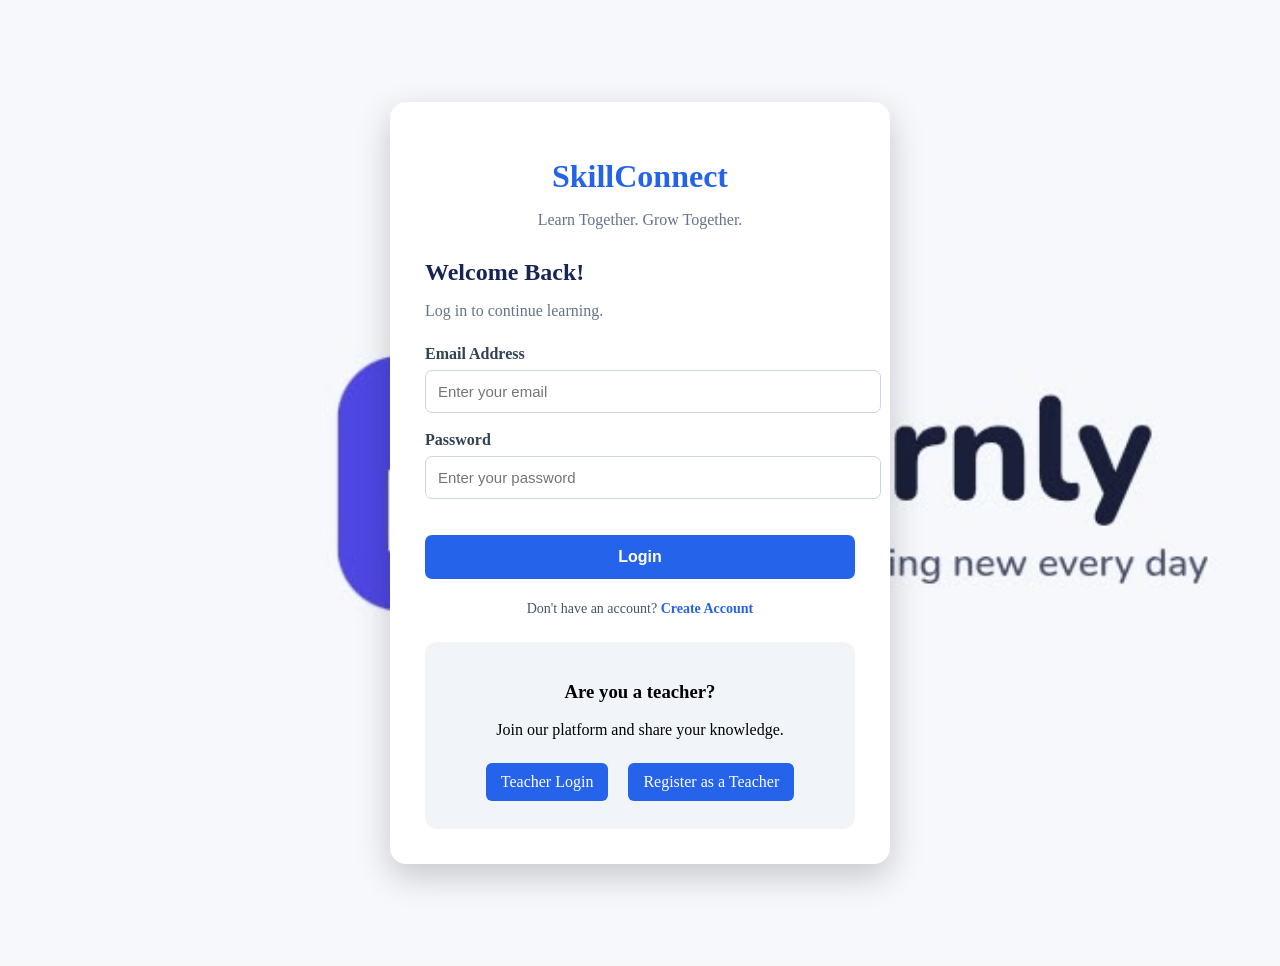
<file: index.html>
<!DOCTYPE html>
<html lang="en">
<head>
    <meta charset="UTF-8">
    <meta name="viewport" content="width=device-width, initial-scale=1.0">

    <title>SkillConnect | Login</title>

    <link rel="stylesheet" href="style.css">
</head>

<body class="auth-page">

    <div class="auth-container">

        <div class="brand">
            <h1>SkillConnect</h1>
            <p>Learn Together. Grow Together.</p>
        </div>

        <div id="loginPanel" class="auth-form">

            <h2>Welcome Back!</h2>
            <p class="subtitle">Log in to continue learning.</p>

            <form id="loginForm">

                <label for="loginEmail">Email Address</label>
                <input
                    type="email"
                    id="loginEmail"
                    placeholder="Enter your email"
                    required
                >

                <label for="loginPassword">Password</label>
                <input
                    type="password"
                    id="loginPassword"
                    placeholder="Enter your password"
                    required
                >
                <br><br>
                <button type="submit">Login</button>

            </form>

            <p id="loginMessage" class="message"></p>

            <p class="switch-text">
                Don't have an account?
                <a href="register.html">Create Account</a>
            </p>

        </div>

        <div id="registerForm" class="auth-form hidden">

            <h2>Create Your Account</h2>
            <p class="subtitle">Join the student learning community.</p>

            <form id="register">

                <label for="registerName">Full Name</label>
                <input
                    type="text"
                    id="registerName"
                    placeholder="Enter your name"
                    required
                >

                <label for="registerEmail">Email Address</label>
                <input
                    type="email"
                    id="registerEmail"
                    placeholder="Enter your email"
                    required
                >

                <label for="registerPassword">Password</label>
                <input
                    type="password"
                    id="registerPassword"
                    placeholder="Create a password"
                    minlength="6"
                    required
                >

                <button type="submit">Create Account</button>

            </form>

            <p id="registerMessage" class="message"></p>

            <p class="switch-text">
                Already have an account?
                <a href="#" id="showLogin">Login</a>
            </p>

        </div>

<div class="teacher-access">
    <h3>Are you a teacher?</h3>
    <p>Join our platform and share your knowledge.</p>

    <a href="teacher-login.html">
        Teacher Login
    </a>

    <a href="teacher-register.html">
        Register as a Teacher
    </a>
</div>

</div>

    <script src="script.js"></script>

</body>
</html>
</file>
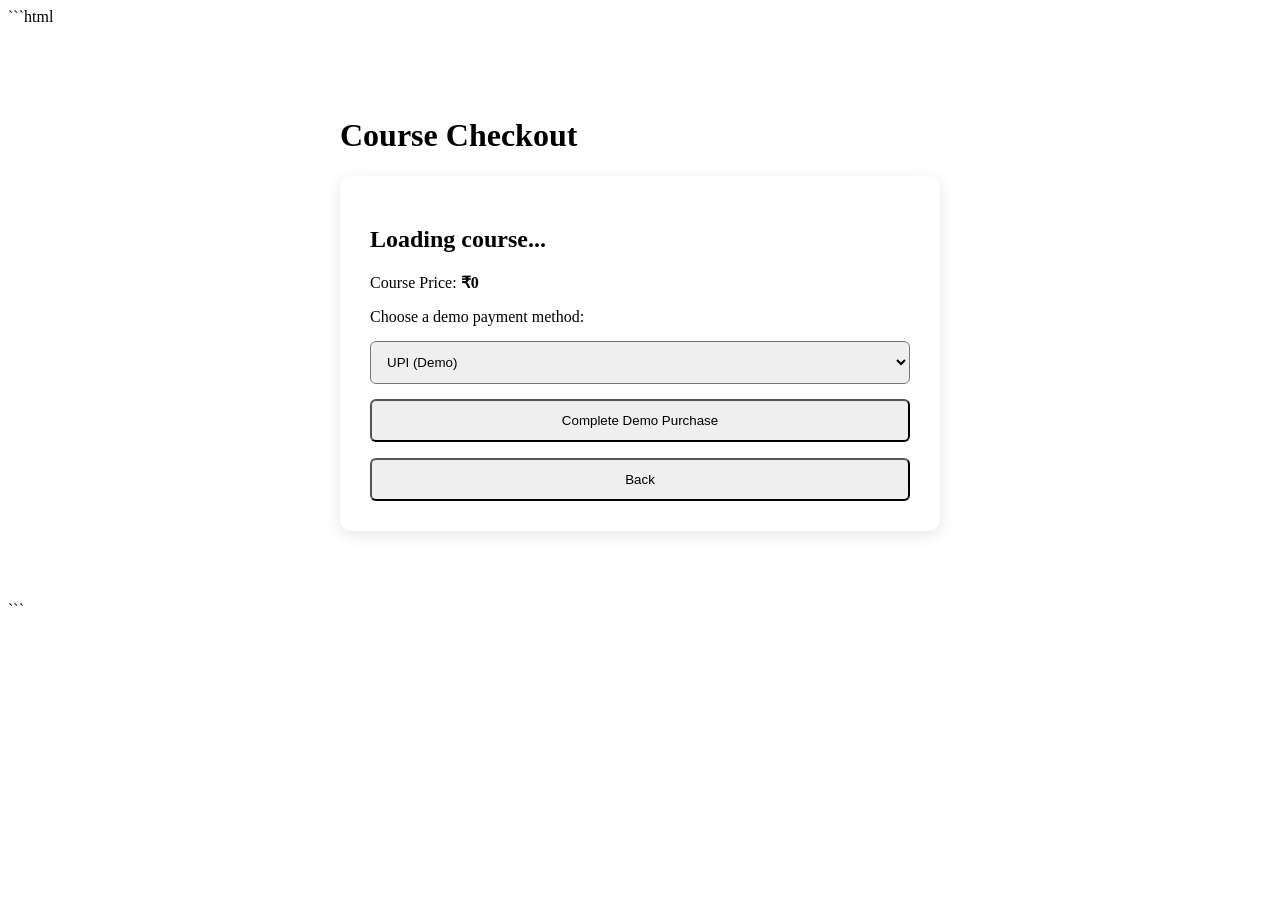
<file: checkout.html>
```html
<!DOCTYPE html>
<html lang="en">
<head>
    <meta charset="UTF-8">
    <meta name="viewport" content="width=device-width, initial-scale=1.0">
    <title>SkillConnect - Checkout</title>
    <link rel="stylesheet" href="style.css">
</head>
<body>

    <div class="checkout-container">
        <h1>Course Checkout</h1>

        <div class="checkout-card">
            <h2 id="courseName">Loading course...</h2>
            <p>Course Price: <strong id="coursePrice">₹0</strong></p>

            <label for="paymentMethod">Choose a demo payment method:</label>

            <select id="paymentMethod">
                <option value="UPI">UPI (Demo)</option>
                <option value="Card">Debit/Credit Card (Demo)</option>
                <option value="Net Banking">Net Banking (Demo)</option>
            </select>

            <button id="payButton">Complete Demo Purchase</button>

            <p id="paymentMessage" aria-live="polite"></p>

            <button type="button" onclick="history.back()">
                Back
            </button>
        </div>
    </div>

    <script src="checkout.js"></script>
</body>
</html>
```
</file>
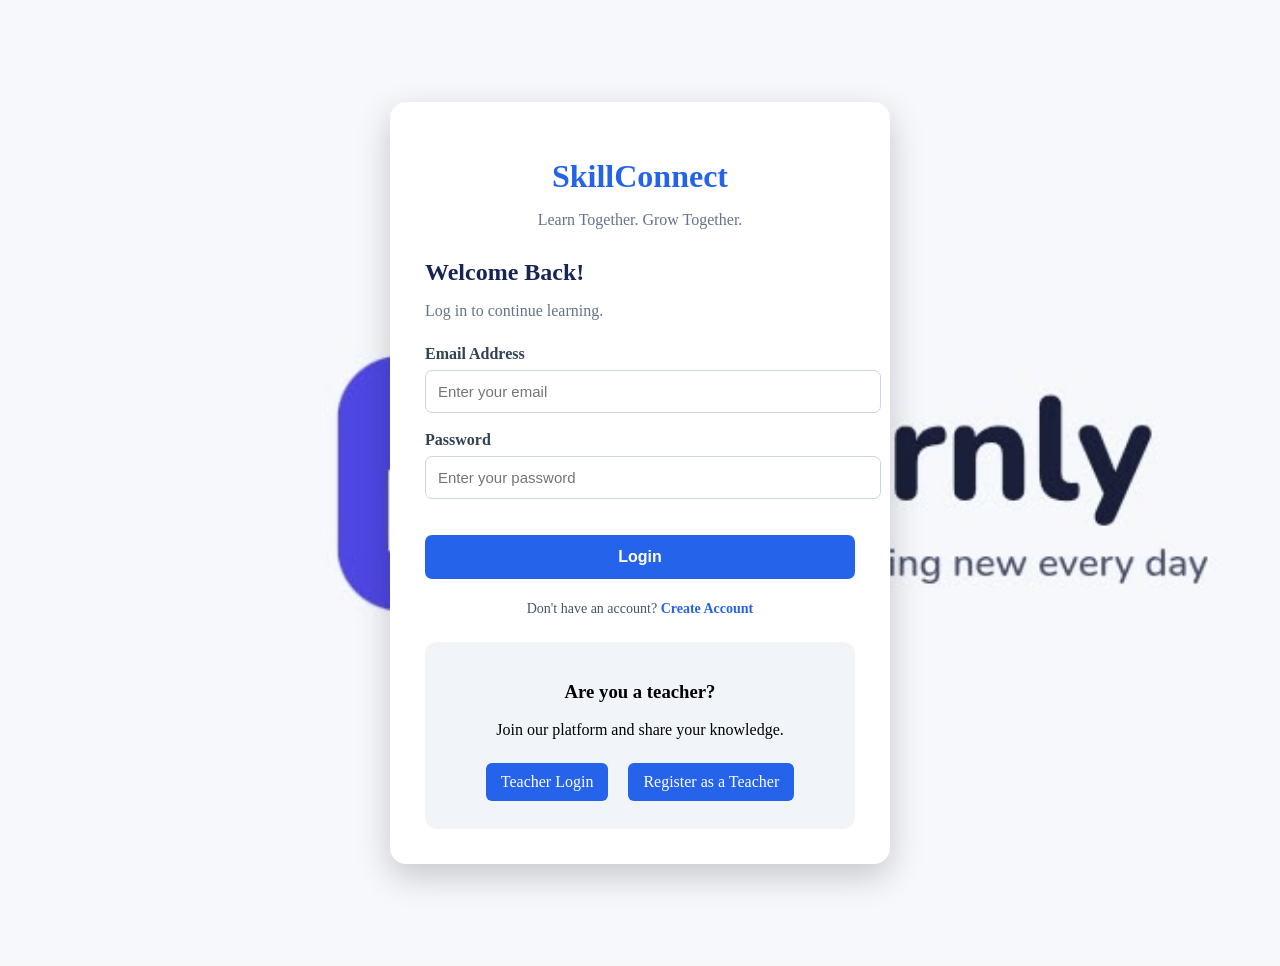
<file: dashboard.html>
<!DOCTYPE html>
<html lang="en">
<head>
    <meta charset="UTF-8">
    <meta name="viewport" content="width=device-width, initial-scale=1.0">
    <title>SkillConnect | Course Marketplace</title>

    <style>
        * {
            margin: 0;
            padding: 0;
            box-sizing: border-box;
        }

        body {
            font-family: Arial, sans-serif;
            background: #f5f7fb;
            color: #1e293b;
        }

        header {
            background: white;
            padding: 20px 5%;
            display: flex;
            justify-content: space-between;
            align-items: center;
            gap: 20px;
            flex-wrap: wrap;
            box-shadow: 0 2px 10px #0000000d;
        }

        .logo {
            color: #2563eb;
            font-size: 27px;
            font-weight: bold;
        }

        nav {
            display: flex;
            gap: 22px;
            align-items: center;
            flex-wrap: wrap;
        }

        nav a {
            text-decoration: none;
            color: #334155;
            font-weight: bold;
            cursor: pointer;
        }

        nav a:hover {
            color: #2563eb;
        }

        .logout {
            background: #ef4444;
            color: white;
            border: none;
            padding: 10px 16px;
            border-radius: 7px;
            cursor: pointer;
        }

        .hero {
            margin: 30px 5%;
            padding: 45px;
            border-radius: 18px;
            color: white;
            background: linear-gradient(120deg, #1d4ed8, #7c3aed);
        }

        .hero h1 {
            font-size: 34px;
            margin-bottom: 15px;
        }

        .hero p {
            line-height: 1.7;
            margin-bottom: 20px;
        }

        .search-box {
            width: 100%;
            max-width: 500px;
            padding: 14px;
            border: none;
            border-radius: 8px;
            font-size: 16px;
        }

        main {
            padding: 10px 5% 50px;
        }

        .section-heading {
            display: flex;
            justify-content: space-between;
            align-items: center;
            gap: 15px;
            flex-wrap: wrap;
            margin: 30px 0 20px;
        }

        .section-heading h2 {
            font-size: 25px;
        }

        .categories {
            display: flex;
            gap: 12px;
            flex-wrap: wrap;
            margin-bottom: 25px;
        }

        .category {
            padding: 10px 17px;
            border: 1px solid #dbeafe;
            background: white;
            color: #1d4ed8;
            border-radius: 20px;
            cursor: pointer;
        }

        .category.active,
        .category:hover {
            background: #2563eb;
            color: white;
        }

        .course-grid {
            display: grid;
            grid-template-columns: repeat(auto-fit, minmax(245px, 1fr));
            gap: 24px;
        }

        .course-card {
            background: white;
            border-radius: 14px;
            overflow: hidden;
            box-shadow: 0 4px 15px #0000000b;
            transition: transform 0.2s;
        }

        .course-card:hover {
            transform: translateY(-5px);
        }

        .course-banner {
            height: 145px;
            display: flex;
            justify-content: center;
            align-items: center;
            font-size: 57px;
        }

        .blue { background: #dbeafe; }
        .purple { background: #ede9fe; }
        .green { background: #dcfce7; }
        .orange { background: #ffedd5; }
        .pink { background: #fce7f3; }
        .yellow { background: #fef9c3; }

        .course-info {
            padding: 20px;
        }

        .course-category {
            color: #2563eb;
            font-size: 12px;
            font-weight: bold;
            text-transform: uppercase;
        }

        .course-info h3 {
            margin: 10px 0;
            font-size: 20px;
        }

        .description {
            color: #64748b;
            line-height: 1.5;
            min-height: 45px;
            font-size: 14px;
        }

        .rating {
            margin: 15px 0;
            color: #b45309;
        }

        .course-bottom {
            display: flex;
            justify-content: space-between;
            align-items: center;
            gap: 10px;
        }

        .price {
            font-size: 21px;
            font-weight: bold;
        }

        .buy-button {
            background: #2563eb;
            color: white;
            border: none;
            padding: 11px 14px;
            border-radius: 7px;
            cursor: pointer;
            font-weight: bold;
        }

        .buy-button:hover {
            background: #1d4ed8;
        }

        .buy-button.enrolled {
            background: #15803d;
        }

        .empty-message {
            padding: 25px;
            background: white;
            border-radius: 10px;
            margin-top: 15px;
        }

        footer {
            background: #0f172a;
            color: white;
            text-align: center;
            padding: 25px;
        }

        @media (max-width: 600px) {
            .hero {
                padding: 25px;
            }

            .hero h1 {
                font-size: 27px;
            }

            header {
                padding: 18px 5%;
            }
        }
    </style>
</head>

<body>

<header>
    <div class="logo">SkillConnect</div>

    <nav>
        <a href="#courses">Explore Courses</a>
        <a href="#myCourses">My Courses (<span id="courseCount">0</span>)</a>
        <span id="userName">Student</span>
        <button class="logout" id="logoutButton">Logout</button>
    </nav>
</header>

<section class="hero">
    <h1 id="heroTitle">Learn Skills. Build Your Future.</h1>

    <p>
        Discover new skills, learn from peers, and take the next step
        in your learning journey.
    </p>

    <input
        type="search"
        id="searchInput"
        class="search-box"
        placeholder="Search Python, AI, Web Development..."
    >
</section>

<main>

    <section id="courses">
        <div class="section-heading">
            <h2>Explore Popular Courses</h2>
            <span>Choose a skill to get started</span>
        </div>

        <div class="categories">
            <button class="category active" data-category="All">All Courses</button>
            <button class="category" data-category="Programming">Programming</button>
            <button class="category" data-category="AI & Technology">AI & Technology</button>
            <button class="category" data-category="Design">Design</button>
            <button class="category" data-category="Career Skills">Career Skills</button>
        </div>

        <div class="course-grid" id="courseGrid"></div>

        <p id="noResults" class="empty-message" hidden>
            No courses found. Try another search.
        </p>
    </section>

    <section id="myCourses">
        <div class="section-heading">
            <h2>My Courses</h2>
            <span>Courses you have enrolled in</span>
        </div>

        <div class="course-grid" id="myCourseGrid"></div>

        <p id="emptyCourses" class="empty-message">
            You have not enrolled in any courses yet. Explore the courses above!
        </p>
    </section>

</main>

<footer>
    <p>© 2026 SkillConnect | Learn, Share and Grow Together</p>
</footer>

<script>
    const user = JSON.parse(
        sessionStorage.getItem("skillConnectCurrentUser") || "null"
    );

    if (!user) {
        window.location.href = "index.html";
    } else {
        document.getElementById("userName").textContent =
            "Hi, " + user.name;
    }

    const courses = [
        {
            id: 1,
            title: "Python Programming",
            category: "Programming",
            description: "Learn Python fundamentals, loops, functions and OOP.",
            price: 499,
            rating: 4.8,
            icon: "🐍",
            color: "blue"
        },
        {
            id: 2,
            title: "Web Development",
            category: "Programming",
            description: "Build websites using HTML, CSS and JavaScript.",
            price: 699,
            rating: 4.7,
            icon: "💻",
            color: "purple"
        },
        {
            id: 3,
            title: "Artificial Intelligence",
            category: "AI & Technology",
            description: "Explore AI concepts and how intelligent systems work.",
            price: 899,
            rating: 4.9,
            icon: "🤖",
            color: "green"
        },
        {
            id: 4,
            title: "Machine Learning Basics",
            category: "AI & Technology",
            description: "Understand datasets, models and basic ML algorithms.",
            price: 799,
            rating: 4.8,
            icon: "🧠",
            color: "pink"
        },
        {
            id: 5,
            title: "UI/UX Design",
            category: "Design",
            description: "Learn design principles and create user-friendly interfaces.",
            price: 599,
            rating: 4.6,
            icon: "🎨",
            color: "orange"
        },
        {
            id: 6,
            title: "Data Structures",
            category: "Programming",
            description: "Learn arrays, stacks, queues, trees and algorithms.",
            price: 599,
            rating: 4.8,
            icon: "📊",
            color: "yellow"
        },
        {
            id: 7,
            title: "Communication Skills",
            category: "Career Skills",
            description: "Improve speaking, presentations and teamwork.",
            price: 299,
            rating: 4.5,
            icon: "🗣️",
            color: "green"
        },
        {
            id: 8,
            title: "Interview Preparation",
            category: "Career Skills",
            description: "Practise interview questions and build confidence.",
            price: 399,
            rating: 4.7,
            icon: "🎯",
            color: "purple"
        }
    ];

    let selectedCategory = "All";

    function getEnrolledCourses() {
        const allEnrollments = JSON.parse(
            localStorage.getItem("skillConnectEnrollments") || "{}"
        );

        return allEnrollments[user.email] || [];
    }

    function saveEnrolledCourses(enrolled) {
        const allEnrollments = JSON.parse(
            localStorage.getItem("skillConnectEnrollments") || "{}"
        );

        allEnrollments[user.email] = enrolled;

        localStorage.setItem(
            "skillConnectEnrollments",
            JSON.stringify(allEnrollments)
        );
    }

    function renderCourses() {
        const grid = document.getElementById("courseGrid");
        const search = document.getElementById("searchInput")
            .value.trim().toLowerCase();

        const enrolled = getEnrolledCourses();

        const filtered = courses.filter(function(course) {
            const matchesCategory =
                selectedCategory === "All" ||
                course.category === selectedCategory;

            const matchesSearch =
                course.title.toLowerCase().includes(search) ||
                course.category.toLowerCase().includes(search) ||
                course.description.toLowerCase().includes(search);

            return matchesCategory && matchesSearch;
        });

        grid.innerHTML = "";

        filtered.forEach(function(course) {
            const isEnrolled = enrolled.includes(course.id);

            grid.innerHTML += `
                <article class="course-card">
                    <div class="course-banner ${course.color}">
                        ${course.icon}
                    </div>

                    <div class="course-info">
                        <span class="course-category">
                            ${course.category}
                        </span>

                        <h3>${course.title}</h3>

                        <p class="description">
                            ${course.description}
                        </p>

                        <p class="rating">⭐ ${course.rating} / 5.0</p>

                        <div class="course-bottom">
                            <span class="price">₹${course.price}</span>

                            <button
                                class="buy-button ${isEnrolled ? "enrolled" : ""}"
                                onclick="enrollCourse(${course.id})">
                                ${isEnrolled ? "Enrolled ✓" : "Buy Course"}
                            </button>
                        </div>
                    </div>
                </article>
            `;
        });

        document.getElementById("noResults").hidden = filtered.length !== 0;

        renderMyCourses();
    }

    function renderMyCourses() {
        const grid = document.getElementById("myCourseGrid");
        const enrolled = getEnrolledCourses();

        const myCourses = courses.filter(function(course) {
            return enrolled.includes(course.id);
        });

        document.getElementById("courseCount").textContent =
            myCourses.length;

        document.getElementById("emptyCourses").hidden =
            myCourses.length !== 0;

        grid.innerHTML = "";

        myCourses.forEach(function(course) {
            grid.innerHTML += `
                <article class="course-card">
                    <div class="course-banner ${course.color}">
                        ${course.icon}
                    </div>

                    <div class="course-info">
                        <span class="course-category">
                            ${course.category}
                        </span>

                        <h3>${course.title}</h3>

                        <p class="description">
                            ${course.description}
                        </p>

                        <p class="rating">⭐ ${course.rating} / 5.0</p>

                        <p><strong>Enrollment status:</strong> Enrolled</p>
                    </div>
                </article>
            `;
        });
    }

    function enrollCourse(courseId) {
        const course = courses.find(function(item) {
            return item.id === courseId;
        });

        const enrolled = getEnrolledCourses();

        if (enrolled.includes(courseId)) {
            alert("You are already enrolled in " + course.title + "!");
            return;
        }

        const confirmed = confirm(
            "Demo enrollment for " + course.title +
            " (₹" + course.price + ").\n\n" +
            "This prototype does not process real payments. Continue?"
        );

        if (confirmed) {
            enrolled.push(courseId);
            saveEnrolledCourses(enrolled);

            alert("You are now enrolled in " + course.title + "!");

            renderCourses();
        }
    }

    document.getElementById("searchInput").addEventListener(
        "input",
        renderCourses
    );

    document.querySelectorAll(".category").forEach(function(button) {
        button.addEventListener("click", function() {
            selectedCategory = button.dataset.category;

            document.querySelectorAll(".category").forEach(function(item) {
                item.classList.remove("active");
            });

            button.classList.add("active");

            renderCourses();
        });
    });

    document.getElementById("logoutButton").addEventListener(
        "click",
        function() {
            sessionStorage.removeItem("skillConnectCurrentUser");
            window.location.href = "index.html";
        }
    );

    if (user) {
        renderCourses();
    }
</script>
<script>
    const savedUser = sessionStorage.getItem(
        "skillConnectCurrentUser"
    );

    if (!savedUser) {
        window.location.replace("index.html");
    } else {
        const user = JSON.parse(savedUser);

        if (user.role !== "student") {
            window.location.replace("index.html");
        } else {
            const welcome = document.getElementById("welcomeMessage");

            if (welcome) {
                welcome.textContent = "Welcome, " + user.name + "!";
            }
        }
    }
</script>

</body>
</html>
</file>
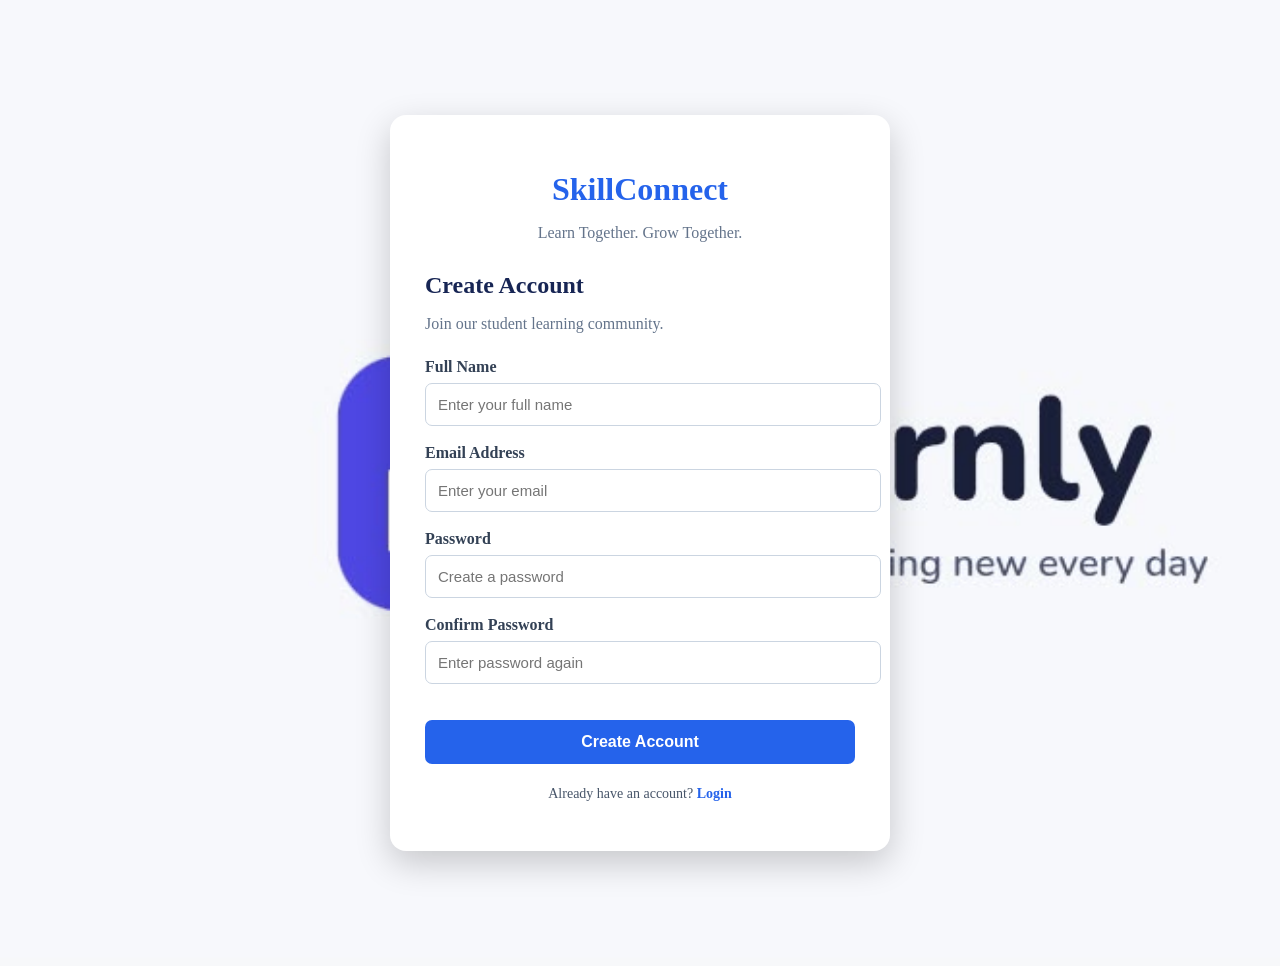
<file: register.html>
<!DOCTYPE html>
<html lang="en">
<head>
    <meta charset="UTF-8">
    <meta name="viewport" content="width=device-width, initial-scale=1.0">
    <title>Create Account | SkillConnect</title>
    <link rel="stylesheet" href="style.css">
</head>
<body class="auth-page">

    <div class="auth-container">
        <div class="brand">
            <h1>SkillConnect</h1>
            <p>Learn Together. Grow Together.</p>
        </div>

        <div class="auth-form">
            <h2>Create Account</h2>
            <p class="subtitle">Join our student learning community.</p>

            <form id="registerForm">
                <label for="name">Full Name</label>
                <input
                    type="text"
                    id="name"
                    placeholder="Enter your full name"
                    required
                >

                <label for="email">Email Address</label>
                <input
                    type="email"
                    id="email"
                    name="email"
                    placeholder="Enter your email"
                    required
                >

                <label for="password">Password</label>
                <input
                    type="password"
                    id="password"
                    placeholder="Create a password"
                    minlength="6"
                    required
                >

                <label for="confirmPassword">Confirm Password</label>
                <input
                    type="password"
                    id="confirmPassword"
                    placeholder="Enter password again"
                    minlength="6"
                    required
                >
                <br><br>
                <button type="submit">Create Account</button>
                <p id="message" class="message"></p>
            </form>

            <p class="switch-text">
                Already have an account?
                <a href="index.html">Login</a>
            </p>
        </div>
    </div>

    <script src="register.js"></script>
</body>
</html>
</file>
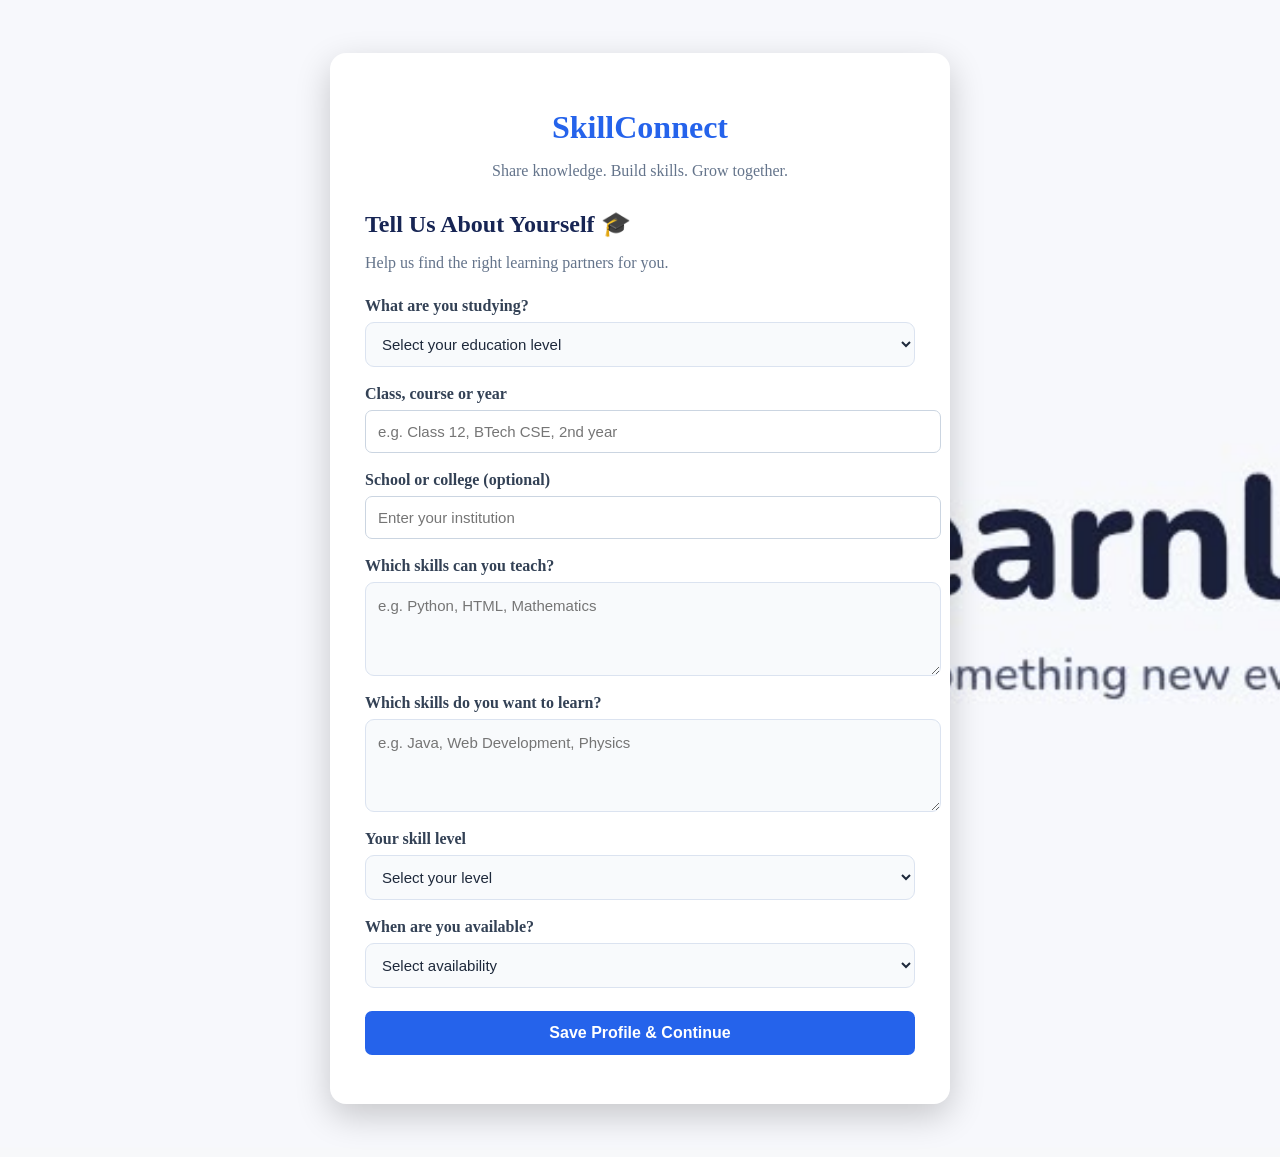
<file: study-profile.html>
<!DOCTYPE html>
<html lang="en">
<head>
    <meta charset="UTF-8">
    <meta name="viewport" content="width=device-width, initial-scale=1.0">

    <title>Student Profile | SkillConnect</title>

    <link rel="stylesheet" href="style.css">
</head>
<body class="auth-page">

    <div class="auth-container profile-container">

        <div class="brand">
            <h1>SkillConnect</h1>
            <p>Share knowledge. Build skills. Grow together.</p>
        </div>

        <div class="auth-form">
            <h2>Tell Us About Yourself 🎓</h2>
            <p class="subtitle">
                Help us find the right learning partners for you.
            </p>

            <form id="studyProfileForm">

                <label for="education">What are you studying?</label>
                <select id="education" required>
                    <option value="">Select your education level</option>
                    <option>School Student</option>
                    <option>Diploma</option>
                    <option>Undergraduate</option>
                    <option>Postgraduate</option>
                    <option>Other</option>
                </select>

                <label for="classCourse">Class, course or year</label>
                <input
                    type="text"
                    id="classCourse"
                    placeholder="e.g. Class 12, BTech CSE, 2nd year"
                    required
                >

                <label for="institution">School or college (optional)</label>
                <input
                    type="text"
                    id="institution"
                    placeholder="Enter your institution"
                >

                <label for="teachSkills">Which skills can you teach?</label>
                <textarea
                    id="teachSkills"
                    placeholder="e.g. Python, HTML, Mathematics"
                    rows="3"
                    required
                ></textarea>

                <label for="learnSkills">Which skills do you want to learn?</label>
                <textarea
                    id="learnSkills"
                    placeholder="e.g. Java, Web Development, Physics"
                    rows="3"
                    required
                ></textarea>

                <label for="level">Your skill level</label>
                <select id="level" required>
                    <option value="">Select your level</option>
                    <option>Beginner</option>
                    <option>Intermediate</option>
                    <option>Advanced</option>
                </select>

                <label for="availability">When are you available?</label>
                <select id="availability" required>
                    <option value="">Select availability</option>
                    <option>Weekday mornings</option>
                    <option>Weekday evenings</option>
                    <option>Weekends</option>
                    <option>Flexible</option>
                </select>

                <button type="submit">Save Profile & Continue</button>

                <p id="profileMessage" class="message"></p>

            </form>
        </div>
    </div>

    <script src="study-profile.js"></script>
</body>
</html>
</file>
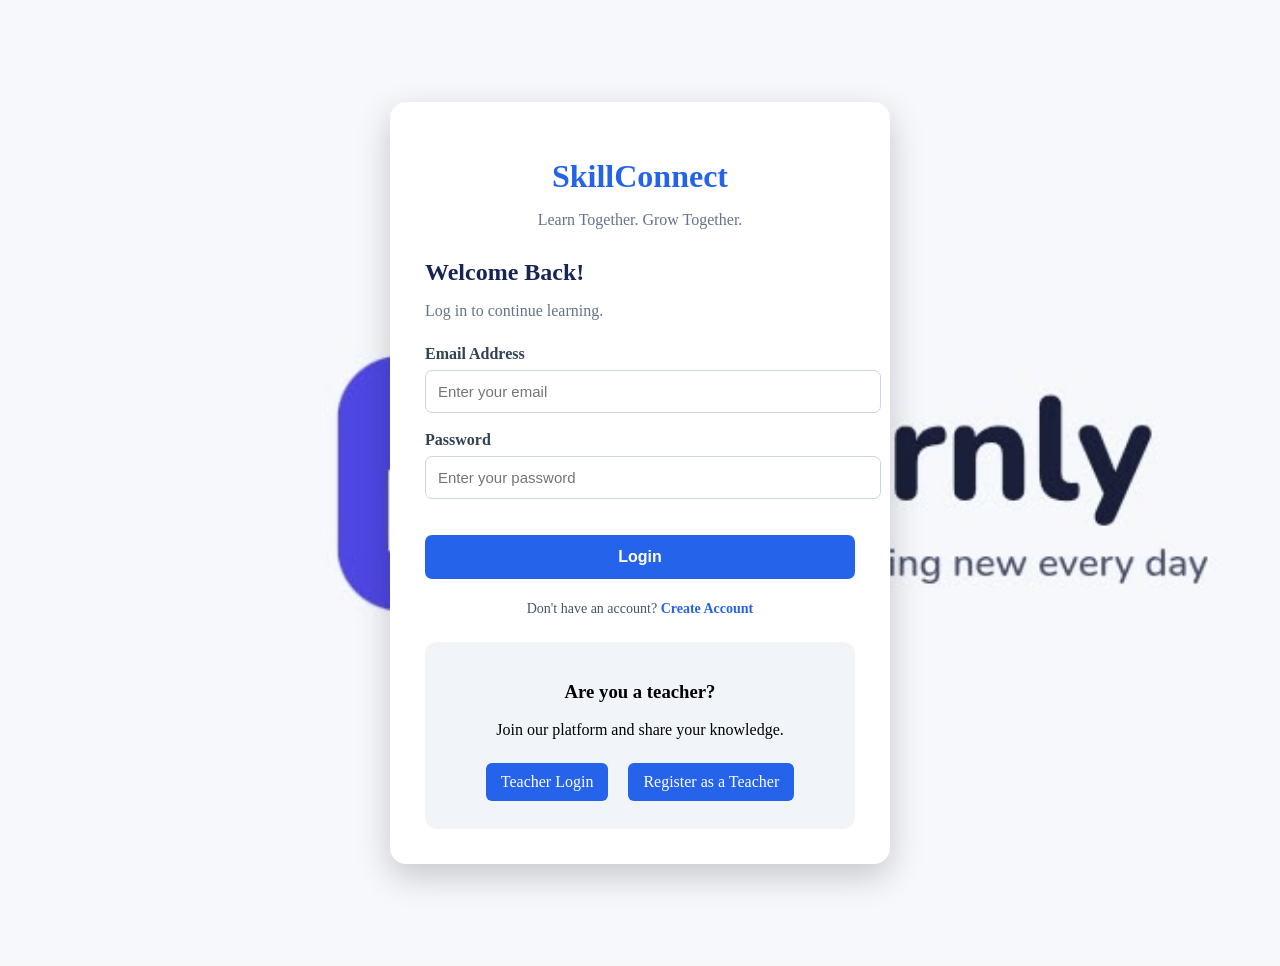
<file: teacher-dashboard.html>
<!DOCTYPE html>
<html lang="en">
<head>
<meta charset="UTF-8">
<meta name="viewport" content="width=device-width, initial-scale=1.0">
<title>Teacher Dashboard | SkillConnect</title>

<style>
* {
    box-sizing: border-box;
}

body {
    margin: 0;
    font-family: Arial, sans-serif;
    background: #f1f5f9;
    color: #172033;
}

header {
    background: #111827;
    color: white;
    padding: 18px 5%;
    display: flex;
    justify-content: space-between;
    align-items: center;
    gap: 12px;
}

header h2 {
    margin: 0;
}

header button {
    background: #ef4444;
    color: white;
    border: 0;
    padding: 10px 15px;
    border-radius: 7px;
    cursor: pointer;
}

.container {
    max-width: 1150px;
    margin: 30px auto;
    padding: 0 20px;
}

.welcome {
    margin-bottom: 25px;
}

.welcome p {
    color: #64748b;
}

.stats {
    display: grid;
    grid-template-columns: repeat(4, 1fr);
    gap: 18px;
    margin-bottom: 30px;
}

.stat-card, .panel {
    background: white;
    border-radius: 12px;
    padding: 22px;
    box-shadow: 0 3px 12px #00000008;
}

.stat-card p {
    color: #64748b;
    margin-bottom: 8px;
}

.stat-card h2 {
    margin: 0;
    color: #2563eb;
}

.panel {
    margin-bottom: 25px;
}

.panel h2 {
    margin-top: 0;
}

form {
    display: grid;
    gap: 12px;
}

input, select, textarea {
    width: 100%;
    padding: 12px;
    border: 1px solid #cbd5e1;
    border-radius: 7px;
    font-size: 15px;
}

textarea {
    resize: vertical;
}

.primary-btn {
    padding: 12px;
    border: 0;
    border-radius: 7px;
    background: #2563eb;
    color: white;
    font-weight: bold;
    cursor: pointer;
}

.course-list {
    display: grid;
    grid-template-columns: repeat(3, 1fr);
    gap: 18px;
}

.course {
    border: 1px solid #e2e8f0;
    border-radius: 10px;
    padding: 18px;
    overflow-wrap: anywhere;
}

.course h3 {
    margin-top: 0;
}

.course p {
    color: #64748b;
}

.delete-btn {
    background: #fee2e2;
    color: #b91c1c;
    border: 0;
    border-radius: 6px;
    padding: 9px 12px;
    cursor: pointer;
}

.empty {
    color: #64748b;
}

@media (max-width: 800px) {
    .stats {
        grid-template-columns: repeat(2, 1fr);
    }

    .course-list {
        grid-template-columns: repeat(2, 1fr);
    }
}

@media (max-width: 500px) {
    .course-list {
        grid-template-columns: 1fr;
    }

    header {
        padding: 15px;
    }
}
</style>
</head>

<body>

<header>
    <h2>SkillConnect Teacher</h2>
    <button id="logoutBtn" type="button">Logout</button>
</header>

<main class="container">

    <section class="welcome">
        <h1>Welcome, <span id="teacherName">Teacher</span>!</h1>
        <p>Manage your courses from one place.</p>
    </section>

    <section class="stats">
        <div class="stat-card">
            <p>My Courses</p>
            <h2 id="courseCount">0</h2>
        </div>

        <div class="stat-card">
            <p>Students</p>
            <h2>—</h2>
        </div>

        <div class="stat-card">
            <p>Ratings</p>
            <h2>—</h2>
        </div>

        <div class="stat-card">
            <p>Earnings</p>
            <h2>—</h2>
        </div>
    </section>

    <section class="panel">
        <h2>Create a New Course</h2>

        <form id="courseForm">
            <input id="courseTitle"
                   type="text"
                   placeholder="Course title"
                   minlength="3"
                   maxlength="100"
                   required>

            <select id="courseCategory" required>
                <option value="">Select category</option>
                <option value="Programming">Programming</option>
                <option value="Web Development">Web Development</option>
                <option value="AI and ML">AI and ML</option>
                <option value="Data Science">Data Science</option>
                <option value="Other">Other</option>
            </select>

            <select id="courseLevel" required>
                <option value="">Select difficulty</option>
                <option value="Beginner">Beginner</option>
                <option value="Intermediate">Intermediate</option>
                <option value="Advanced">Advanced</option>
            </select>

            <input id="coursePrice"
                   type="number"
                   min="0"
                   max="100000"
                   step="1"
                   placeholder="Course price in ₹"
                   required>

            <textarea id="courseDescription"
                      placeholder="Course description"
                      minlength="10"
                      maxlength="1000"
                      required></textarea>

            <button class="primary-btn" type="submit">
                Add Course
            </button>
            <p id="message" role="status"></p>
        </form>
    </section>

    <section class="panel">
        <h2>My Courses</h2>
        <div id="courseList" class="course-list"></div>
    </section>

</main>

<script>
const sessionKey = "skillConnectCurrentUser";
const accountsKey = "skillConnectAccounts";

function readSession() {
    try {
        return JSON.parse(sessionStorage.getItem(sessionKey));
    } catch {
        return null;
    }
}

const currentUser = readSession();

// This checks the existing session only.
// A production site must verify authorization on the server.
if (!currentUser) {
    window.location.replace("index.html");
} else {
    document.getElementById("teacherName").textContent =
        currentUser.name || currentUser.fullName || "Teacher";
}

const courseForm = document.getElementById("courseForm");
const courseList = document.getElementById("courseList");
const message = document.getElementById("message");

function getCourses() {
    try {
        const all = JSON.parse(
            localStorage.getItem("skillConnectTeacherCourses") || "[]"
        );

        if (!Array.isArray(all)) return [];

        return all.filter(course =>
            course &&
            course.owner === currentUser?.email
        );
    } catch {
        return [];
    }
}

function renderCourses() {
    const courses = getCourses();

    document.getElementById("courseCount").textContent =
        courses.length;

    courseList.replaceChildren();

    if (courses.length === 0) {
        const empty = document.createElement("p");
        empty.className = "empty";
        empty.textContent = "You have not created any courses yet.";
        courseList.appendChild(empty);
        return;
    }

    courses.forEach(course => {
        const card = document.createElement("article");
        card.className = "course";

        const title = document.createElement("h3");
        title.textContent = course.title;

        const category = document.createElement("p");
        category.textContent = course.category + " • " + course.level;

        const price = document.createElement("p");
        price.textContent = "Price: ₹" + course.price;

        const description = document.createElement("p");
        description.textContent = course.description;

        const remove = document.createElement("button");
        remove.className = "delete-btn";
        remove.type = "button";
        remove.textContent = "Delete Course";

        remove.addEventListener("click", () => {
            if (!confirm("Delete this course?")) return;

            const remaining = JSON.parse(
                localStorage.getItem("skillConnectTeacherCourses") || "[]"
            ).filter(item => item.id !== course.id);

            localStorage.setItem(
                "skillConnectTeacherCourses",
                JSON.stringify(remaining)
            );

            renderCourses();
        });

        card.append(title, category, price, description, remove);
        courseList.appendChild(card);
    });
}

courseForm.addEventListener("submit", event => {
    event.preventDefault();

    if (!currentUser || !currentUser.email) {
        message.textContent = "Please log in again.";
        return;
    }

    const title = document.getElementById("courseTitle").value.trim();
    const category = document.getElementById("courseCategory").value;
    const level = document.getElementById("courseLevel").value;
    const price = Number(document.getElementById("coursePrice").value);
    const description =
        document.getElementById("courseDescription").value.trim();

    if (title.length < 3 || description.length < 10 ||
        !category || !level || !Number.isFinite(price) ||
        price < 0 || price > 100000) {
        message.textContent = "Please enter valid course details.";
        return;
    }

    const courses = JSON.parse(
        localStorage.getItem("skillConnectTeacherCourses") || "[]"
    );

    courses.push({
        id: crypto.randomUUID(),
        owner: currentUser.email,
        title,
        category,
        level,
        price,
        description
    });

    localStorage.setItem(
        "skillConnectTeacherCourses",
        JSON.stringify(courses)
    );

    courseForm.reset();
    message.textContent = "Course added successfully.";
    renderCourses();
});

document.getElementById("logoutBtn").addEventListener("click", () => {
    sessionStorage.removeItem(sessionKey);
    window.location.replace("index.html");
});

renderCourses();
</script>
<script src="teacher.js"></script>
</body>
</html>
</file>
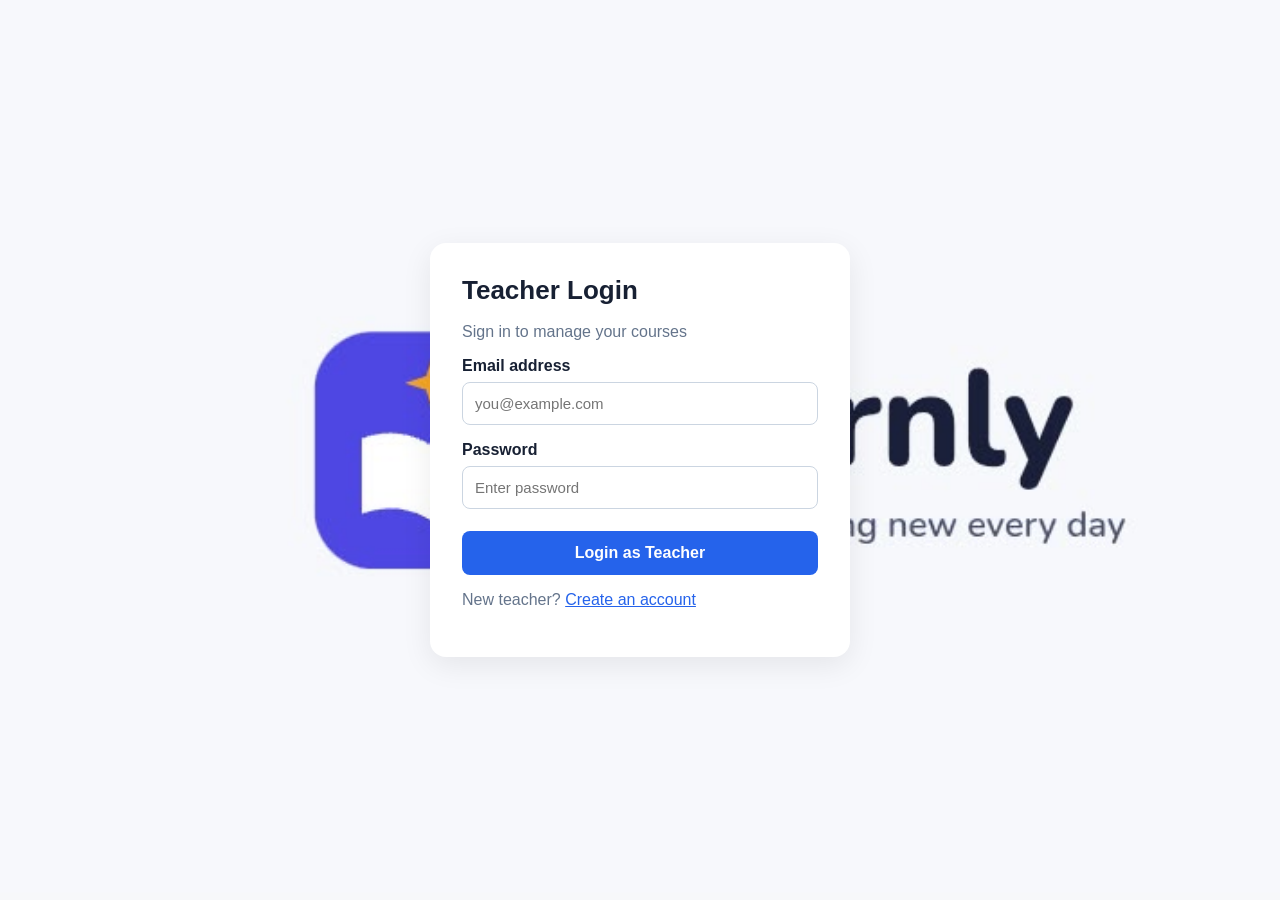
<file: teacher-login.html>
<!DOCTYPE html>
<html lang="en">
<head>
  <meta charset="UTF-8">
  <meta name="viewport" content="width=device-width, initial-scale=1.0">
  <title>Teacher Login</title>
  <link rel="stylesheet" href="teacher-style.css">
</head>
<body>
  <main class="auth-card">
    <h1>Teacher Login</h1>
    <p>Sign in to manage your courses</p>

    <form id="loginForm">
      <label for="email">Email address</label>
      <input id="email" type="email" required
             autocomplete="username" placeholder="you@example.com">

      <label for="password">Password</label>
      <input id="password" type="password" required
             autocomplete="current-password" placeholder="Enter password">

      <button type="submit">Login as Teacher</button>
      <p id="message" role="status"></p>
    </form>

    <p>New teacher?
      <a href="teacher-register.html">Create an account</a>
    </p>
  </main>

  <script type="module" src="teacher-auth.js"></script>
</body>
</html>
</file>
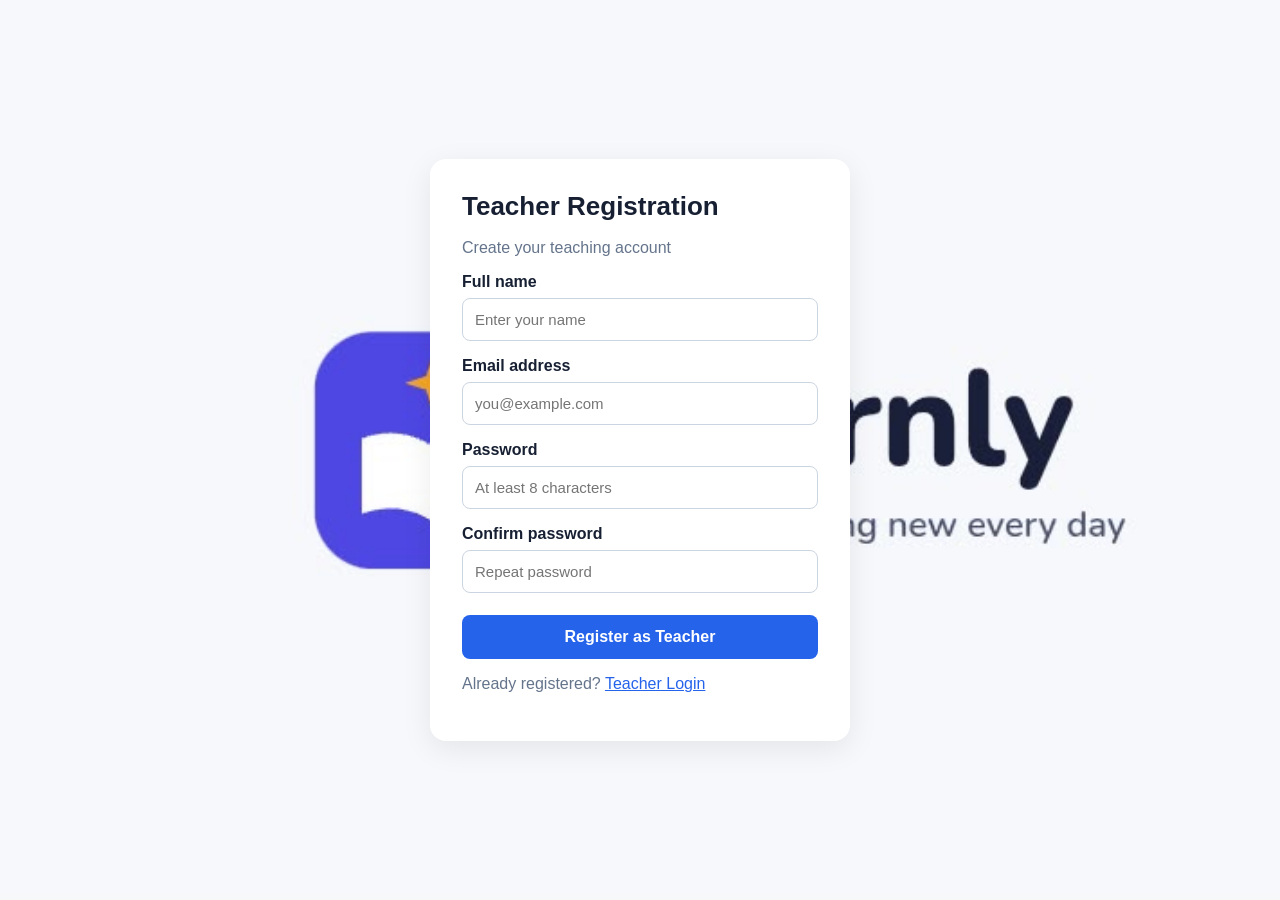
<file: teacher-register.html>
<!DOCTYPE html>
<html lang="en">
<head>
  <meta charset="UTF-8">
  <meta name="viewport" content="width=device-width, initial-scale=1.0">
  <title>Teacher Registration</title>
  <link rel="stylesheet" href="teacher-style.css">
</head>
<body>
  <main class="auth-card">
    <h1>Teacher Registration</h1>
    <p>Create your teaching account</p>

    <form id="registerForm">
      <label for="name">Full name</label>
      <input id="name" type="text" required minlength="2"
             autocomplete="name" placeholder="Enter your name">

      <label for="email">Email address</label>
      <input id="email" type="email" required
             autocomplete="email" placeholder="you@example.com">

      <label for="password">Password</label>
      <input id="password" type="password" required minlength="8"
             autocomplete="new-password" placeholder="At least 8 characters">

      <label for="confirmPassword">Confirm password</label>
      <input id="confirmPassword" type="password" required
             autocomplete="new-password" placeholder="Repeat password">

      <button type="submit">Register as Teacher</button>
      <p id="message" role="status"></p>
    </form>

    <p>Already registered?
      <a href="teacher-login.html">Teacher Login</a>
    </p>
  </main>

  <script type="module" src="teacher-auth.js"></script>
</body>
</html>
</file>
<file: style.css>
.auth-page {
    min-height: 100vh;
    display: flex;
    justify-content: center;
    align-items: center;
    padding: 25px;
    background: url('e.jpeg');
    background-size: cover;
}

.auth-container {
    width: 100%;
    max-width: 430px;
    background: white;
    padding: 35px;
    border-radius: 16px;
    box-shadow: 0 12px 35px rgba(0, 0, 0, 0.2);
}

.brand {
    text-align: center;
    margin-bottom: 30px;
}

.brand h1 {
    color: #2563eb;
    font-size: 32px;
    margin-bottom: 5px;
}

.brand p {
    color: #64748b;
}

.auth-form h2 {
    color: #172554;
    margin-bottom: 5px;
}

.subtitle {
    color: #64748b;
    margin-bottom: 25px;
}

.auth-form label {
    display: block;
    margin-bottom: 7px;
    font-weight: bold;
    color: #334155;
}

.auth-form input {
    width: 100%;
    padding: 12px;
    border: 1px solid #cbd5e1;
    border-radius: 7px;
    margin-bottom: 18px;
    font-size: 15px;
}

.auth-form input:focus {
    outline: 2px solid #93c5fd;
    border-color: #2563eb;
}

.auth-form button {
    width: 100%;
    padding: 13px;
    background: #2563eb;
    color: white;
    border: none;
    border-radius: 7px;
    font-size: 16px;
    font-weight: bold;
    cursor: pointer;
}

.auth-form button:hover {
    background: #1d4ed8;
}

.switch-text {
    text-align: center;
    margin-top: 22px;
    color: #475569;
    font-size: 14px;
}

.switch-text a {
    color: #2563eb;
    text-decoration: none;
    font-weight: bold;
}

.switch-text a:hover {
    text-decoration: underline;
}

.message {
    margin-top: 12px;
    font-size: 14px;
    overflow-wrap: anywhere;
}

.hidden {
    display: none;
}

@media (max-width: 480px) {
    .auth-container {
        padding: 25px 20px;
    }

    .brand h1 {
        font-size: 27px;
    }
}


.profile-container {
    max-width: 550px;
    margin: 20px 0;
}

.auth-form select,
.auth-form textarea {
    display: block;
    width: 100%;
    padding: 12px;
    margin-bottom: 18px;
    border: 1px solid #dbe3f0;
    border-radius: 9px;
    background: #f8fafc;
    color: #1e293b;
    font-family: Arial, sans-serif;
    font-size: 15px;
}

.auth-form textarea {
    resize: vertical;
    line-height: 1.5;
}

.auth-form select:focus,
.auth-form textarea:focus {
    outline: 2px solid #c7d2fe;
    border-color: #6366f1;
}

.profile-container .auth-form button {
    margin-top: 5px;
}

.teacher-access {
    margin-top: 25px;
    padding: 20px;
    text-align: center;
    background: #f1f5f9;
    border-radius: 12px;
}

.teacher-access a {
    display: inline-block;
    margin: 8px;
    padding: 10px 15px;
    color: white;
    background: #2563eb;
    text-decoration: none;
    border-radius: 6px;
}

.teacher-access a:hover {
    background: #1d4ed8;
}

.teacher-section {
    margin: 25px auto;
    padding: 20px;
    max-width: 500px;
    text-align: center;
    background: #f1f5f9;
    border-radius: 12px;
}

.teacher-section a {
    display: inline-block;
    margin: 6px;
    padding: 12px 16px;
    color: white;
    background: #2563eb;
    border-radius: 7px;
    text-decoration: none;
}

.teacher-section a:hover {
    background: #1d4ed8;
}
.checkout-container {
    max-width: 600px;
    margin: 50px auto;
    padding: 20px;
}

.checkout-card {
    background: white;
    padding: 30px;
    border-radius: 12px;
    box-shadow: 0 4px 15px rgba(0, 0, 0, 0.1);
}

.checkout-card select,
.checkout-card button {
    display: block;
    width: 100%;
    padding: 12px;
    margin-top: 15px;
    border-radius: 6px;
}

.checkout-card button {
    cursor: pointer;
}

#paymentMessage {
    margin-top: 15px;
}
</file>
<file: teacher-style.css>
* {
  box-sizing: border-box;
}

body {
  background-image: url('e.jpeg');
  background-size: cover;
  margin: 0;
  min-height: 100vh;
  display: flex;
  justify-content: center;
  align-items: center;
  padding: 20px;
  font-family: Arial, sans-serif;
  color: #172033;
}

.auth-card {
  width: 100%;
  max-width: 420px;
  padding: 32px;
  background: white;
  border-radius: 16px;
  box-shadow: 0 8px 30px rgba(0, 0, 0, 0.08);
}

h1 {
  margin-top: 0;
  font-size: 26px;
}

.auth-card > p {
  color: #64748b;
}

label {
  display: block;
  margin: 16px 0 7px;
  font-weight: 600;
}

input {
  display: block;
  width: 100%;
  padding: 12px;
  border: 1px solid #cbd5e1;
  border-radius: 8px;
  font-size: 15px;
}

input:focus {
  outline: 2px solid #93c5fd;
  border-color: #2563eb;
}

button {
  width: 100%;
  margin-top: 22px;
  padding: 13px;
  border: 0;
  border-radius: 8px;
  background: #2563eb;
  color: white;
  font-size: 16px;
  font-weight: bold;
  cursor: pointer;
}

button:hover {
  background: #1d4ed8;
}

#message {
  overflow-wrap: anywhere;
  font-size: 14px;
}

a {
  color: #2563eb;
}
</file>
